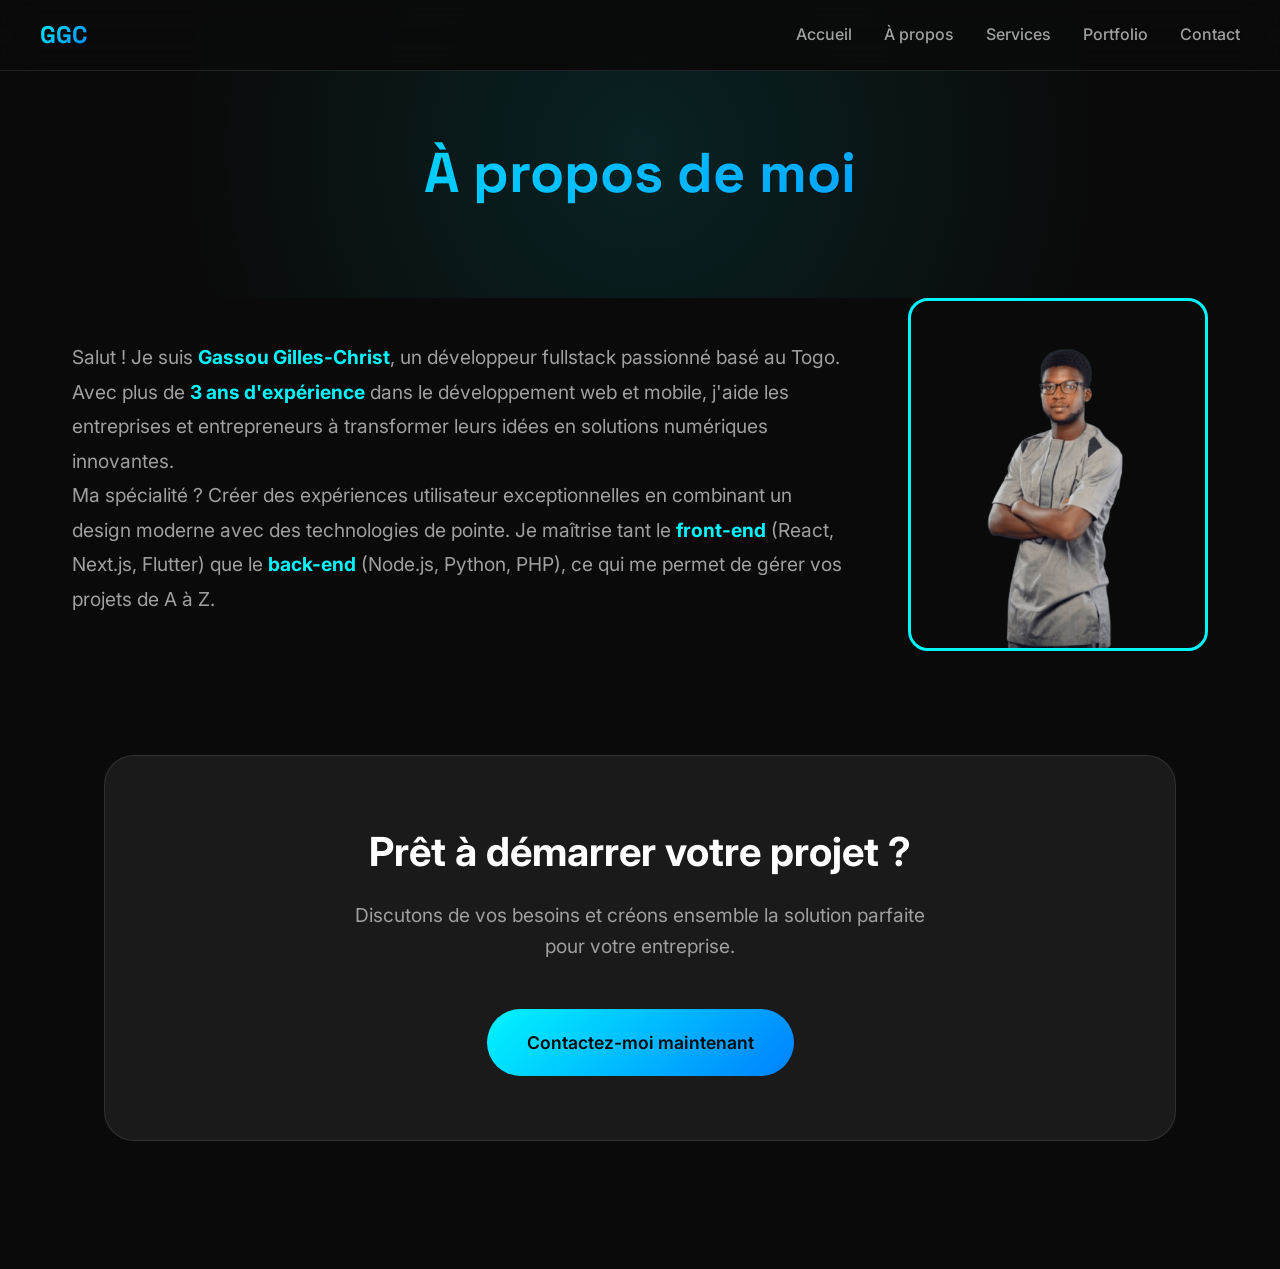
<file: about.html>
<!DOCTYPE html>
<html lang="fr">
<head>
    <meta charset="UTF-8">
    <meta name="viewport" content="width=device-width, initial-scale=1.0">
    <title>À propos - Gassou Gilles-Christ</title>
    <link href="https://fonts.googleapis.com/css2?family=Inter:wght@300;400;500;600;700;800&family=Space+Grotesk:wght@400;500;600;700&display=swap" rel="stylesheet">
    <link rel="stylesheet" href="style_harmonised.css">
    <link rel="stylesheet" href="about.css">
    <link rel="stylesheet" href="services.css">

</head>
<body>
    <!-- Navigation -->
    <nav class="nav">
        <div class="nav-container">
            <a href="index.html" class="logo">GGC</a>
            <ul class="nav-links">
                <li><a href="index.html">Accueil</a></li>
                <li><a href="about.html">À propos</a></li>
                <li><a href="services.html">Services</a></li>
                <li><a href="portfolio.html">Portfolio</a></li>
                <li><a href="contact.html">Contact</a></li>
            </ul>
        </div>
    </nav>

    <!-- Header -->
    <header class="page-header">
        <h1 class="page-title">À propos de moi</h1>
    </header>

    <!-- About Content -->
    <main class="about-content">
        <!-- Intro -->
        <section class="about-intro">
            <div class="intro-text">
                <p>
                    Salut ! Je suis <strong>Gassou Gilles-Christ</strong>, un développeur fullstack passionné 
                    basé au Togo. Avec plus de <strong>3 ans d'expérience</strong> dans le développement web et mobile, 
                    j'aide les entreprises et entrepreneurs à transformer leurs idées en solutions numériques innovantes.
                </p>
                <p>
                    Ma spécialité ? Créer des expériences utilisateur exceptionnelles en combinant un design moderne 
                    avec des technologies de pointe. Je maîtrise tant le <strong>front-end</strong> (React, Next.js, Flutter) 
                    que le <strong>back-end</strong> (Node.js, Python, PHP), ce qui me permet de gérer vos projets 
                    de A à Z.
                </p>
            </div>
            <div>
                <img src="profile-pic.png" alt="Profile" class="profile-image">
            </div>
        </div>
    </section>

    <section class="cta-section">
        <h2 class="cta-title">Prêt à démarrer votre projet ?</h2>
        <p class="cta-description">
          Discutons de vos besoins et créons ensemble la solution parfaite pour
          votre entreprise.
        </p>
        <a
          href="contact.html"
          class="btn"
          style="font-size: 1.1rem; padding: 1.2rem 2.5rem"
        >
          Contactez-moi maintenant
        </a>
      </section>

    <script>
        
        // Menu mobile
const mobileMenuBtn = document.querySelector('.mobile-menu-btn');
const navLinks = document.querySelector('.nav-links');

if (mobileMenuBtn && navLinks) {
    mobileMenuBtn.addEventListener('click', () => {
        mobileMenuBtn.classList.toggle('active');
        navLinks.classList.toggle('active');
    });
}

// Fermer le menu en cliquant sur un lien
document.querySelectorAll('.nav-links a').forEach(link => {
    link.addEventListener('click', () => {
        mobileMenuBtn.classList.remove('active');
        navLinks.classList.remove('active');
    });
});

        const observerOptions = {
            threshold: 0.1,
            rootMargin: '0px 0px -50px 0px'
        };

        const observer = new IntersectionObserver(function(entries) {
            entries.forEach(entry => {
                if (entry.isIntersecting) {
                    entry.target.style.opacity = '1';
                    entry.target.style.transform = 'translateY(0)';
                }
            });
        }, observerOptions);

        document.querySelectorAll('.service-card').forEach(card => {
            observer.observe(card);
        });
    </script>

    <script src="script.js"></script>
</body>

</html>
</file>
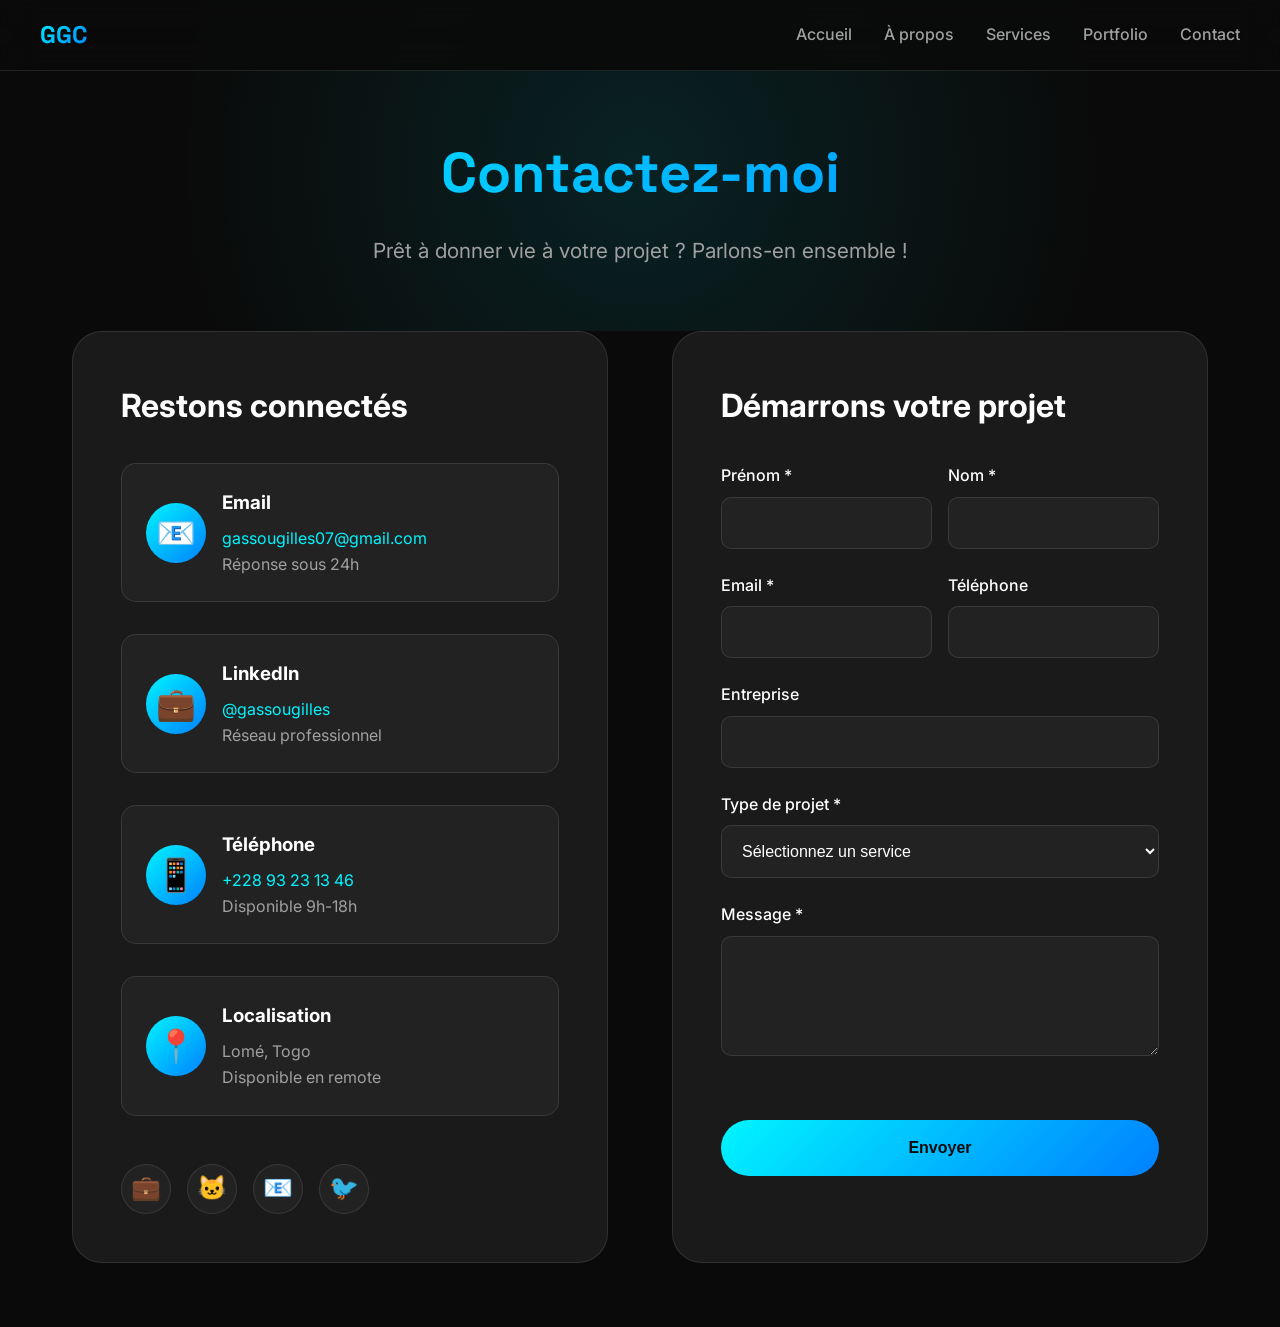
<file: contact.html>
<!DOCTYPE html>
<html lang="fr">
  <head>
    <meta charset="UTF-8" />
    <meta name="viewport" content="width=device-width, initial-scale=1.0" />
    <title>Contact - Gassou Gilles-Christ</title>
    <link
      href="https://fonts.googleapis.com/css2?family=Inter:wght@300;400;500;600;700;800&family=Space+Grotesk:wght@400;500;600;700&display=swap"
      rel="stylesheet"
    />

    <link rel="stylesheet" href="style_harmonised.css" />
    <link rel="stylesheet" href="contact.css" />
  </head>
  <body>
    <!-- Navigation -->
    <nav class="nav">
      <div class="nav-container">
        <a href="index.html" class="logo">GGC</a>
        <ul class="nav-links">
          <li><a href="index.html">Accueil</a></li>
          <li><a href="about.html">À propos</a></li>
          <li><a href="services.html">Services</a></li>
          <li><a href="portfolio.html">Portfolio</a></li>
          <li><a href="contact.html">Contact</a></li>
        </ul>
      </div>
    </nav>

    <!-- Header -->
    <header class="page-header">
      <h1 class="page-title">Contactez-moi</h1>
      <p class="page-subtitle">
        Prêt à donner vie à votre projet ? Parlons-en ensemble !
      </p>
    </header>

    <!-- Contact Content -->
    <main class="contact-content">
      <!-- Contact Info -->
      <div class="contact-info">
        <h2>Restons connectés</h2>
        <div class="contact-methods">
          <div class="contact-method">
            <div class="contact-icon">📧</div>
            <div class="contact-details">
              <h3>Email</h3>
              <p>
                <a href="mailto:gassougilles07@gmail.com"
                  >gassougilles07@gmail.com</a
                >
              </p>
              <p>Réponse sous 24h</p>
            </div>
          </div>

          <div class="contact-method">
            <div class="contact-icon">💼</div>
            <div class="contact-details">
              <h3>LinkedIn</h3>
              <p>
                <a href="https://linkedin.com/in/gassougilles" target="_blank"
                  >@gassougilles</a
                >
              </p>
              <p>Réseau professionnel</p>
            </div>
          </div>

          <div class="contact-method">
            <div class="contact-icon">📱</div>
            <div class="contact-details">
              <h3>Téléphone</h3>
              <p><a href="tel:+22893231346">+228 93 23 13 46</a></p>
              <p>Disponible 9h-18h</p>
            </div>
          </div>

          <div class="contact-method">
            <div class="contact-icon">📍</div>
            <div class="contact-details">
              <h3>Localisation</h3>
              <p>Lomé, Togo</p>
              <p>Disponible en remote</p>
            </div>
          </div>
        </div>

        <div class="social-links">
          <a href="https://linkedin.com/in/gassougilles" class="social-link"
            >💼</a
          >
          <a href="https://github.com/daRevrse" class="social-link">🐱</a>
          <a href="mailto:gassougilles07@gmail.com" class="social-link">📧</a>
          <a href="https://twitter.com" class="social-link">🐦</a>
        </div>
      </div>

      <!-- Contact Form -->
      <div class="contact-form">
        <h2>Démarrons votre projet</h2>
        <div class="success-message" id="successMessage">
          ✅ Message envoyé avec succès ! Je vous répondrai bientôt.
        </div>
        <form id="contactForm">
          <div class="form-row">
            <div class="form-group">
              <label for="firstName">Prénom *</label>
              <input type="text" id="firstName" name="firstName" required />
            </div>
            <div class="form-group">
              <label for="lastName">Nom *</label>
              <input type="text" id="lastName" name="lastName" required />
            </div>
          </div>

          <div class="form-row">
            <div class="form-group">
              <label for="email">Email *</label>
              <input type="email" id="email" name="email" required />
            </div>
            <div class="form-group">
              <label for="phone">Téléphone</label>
              <input type="tel" id="phone" name="phone" />
            </div>
          </div>

          <div class="form-group">
            <label for="company">Entreprise</label>
            <input type="text" id="company" name="company" />
          </div>

          <div class="form-group">
            <label for="service">Type de projet *</label>
            <select id="service" name="service" required>
              <option value="">Sélectionnez un service</option>
              <option value="web">Site Web</option>
              <option value="mobile">Application Mobile</option>
              <option value="ecommerce">E-commerce</option>
            </select>
          </div>

          <div class="form-group">
            <label for="message">Message *</label>
            <textarea id="message" name="message" required></textarea>
          </div>

          <button class="submit-button" type="submit">Envoyer</button>
        </form>
      </div>
    </main>
  </body>
</html>
</file>
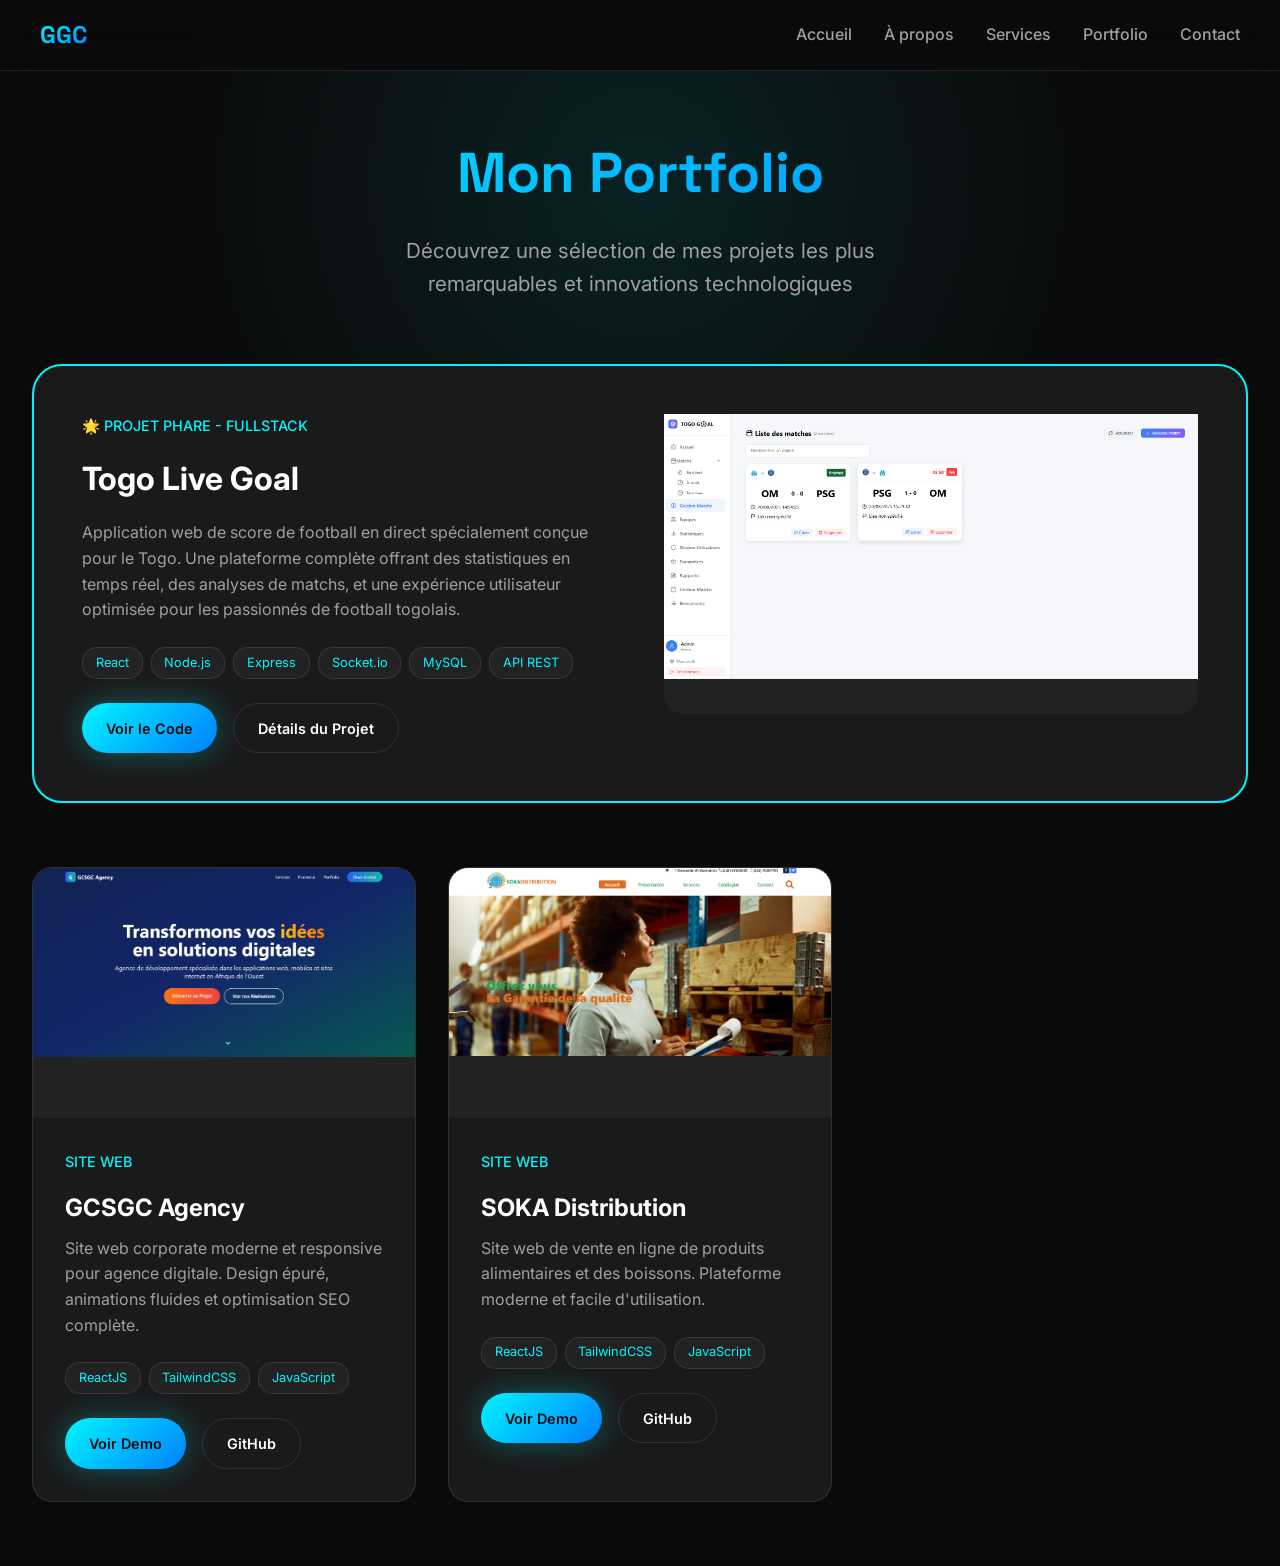
<file: portfolio.html>
<!DOCTYPE html>
<html lang="fr">
  <head>
    <meta charset="UTF-8" />
    <meta name="viewport" content="width=device-width, initial-scale=1.0" />
    <title>Portfolio - Gassou Gilles-Christ</title>
    <link
      href="https://fonts.googleapis.com/css2?family=Inter:wght@300;400;500;600;700;800&family=Space+Grotesk:wght@400;500;600;700&display=swap"
      rel="stylesheet"
    />

    <link rel="stylesheet" href="style_harmonised.css" />
    <link rel="stylesheet" href="portfolio.css" />
  </head>
  <body>
    <!-- Navigation -->
    <nav class="nav">
      <div class="nav-container">
        <a href="index.html" class="logo">GGC</a>
        <ul class="nav-links">
          <li><a href="index.html">Accueil</a></li>
          <li><a href="about.html">À propos</a></li>
          <li><a href="services.html">Services</a></li>
          <li><a href="portfolio.html">Portfolio</a></li>
          <li><a href="contact.html">Contact</a></li>
        </ul>
      </div>
    </nav>

    <!-- Header -->
    <header class="page-header">
      <h1 class="page-title">Mon Portfolio</h1>
      <p class="page-subtitle">
        Découvrez une sélection de mes projets les plus remarquables et
        innovations technologiques
      </p>
    </header>

    <!-- Filter Tabs -->
    <!-- <div class="filter-tabs">
      <button class="filter-tab active" data-filter="all">Tous</button>
      <button class="filter-tab" data-filter="web">Web</button>
      <button class="filter-tab" data-filter="mobile">Mobile</button>
      <button class="filter-tab" data-filter="fullstack">Fullstack</button>
    </div> -->

    <!-- Portfolio Content -->
    <main class="portfolio-content">
      <div class="portfolio-grid">
        <!-- Featured Project -->
        <div class="featured-project" data-category="fullstack">
          <div class="featured-content">
            <div class="project-category">🌟 PROJET PHARE - FULLSTACK</div>
            <h3>Togo Live Goal</h3>
            <p class="project-description">
              Application web de score de football en direct spécialement conçue
              pour le Togo. Une plateforme complète offrant des statistiques en
              temps réel, des analyses de matchs, et une expérience utilisateur
              optimisée pour les passionnés de football togolais.
            </p>
            <div class="project-tech">
              <span class="tech-tag">React</span>
              <span class="tech-tag">Node.js</span>
              <span class="tech-tag">Express</span>
              <span class="tech-tag">Socket.io</span>
              <span class="tech-tag">MySQL</span>
              <span class="tech-tag">API REST</span>
            </div>
            <div class="project-buttons">
              <a
                href="https://github.com/daRevrse/togo-live-goal"
                class="btn btn-primary"
                >Voir le Code</a
              >
              <a href="#" class="btn btn-secondary">Détails du Projet</a>
            </div>
          </div>
          <div class="featured-image">
            <div class="project-placeholder">
              <img src="Capture.PNG" width="100%" alt="Togo Live Goal" />
            </div>
          </div>
        </div>

        <!-- Project 2 -->
        <div class="project-card" data-category="web">
          <div class="project-image">
            <div class="project-placeholder">
              <img src="Capture (2).PNG" width="100%" alt="GCSGC Agency" />
            </div>
            <div class="project-overlay">
              <div class="project-links">
                <a
                  href="https://github.com/daRevrse/site-gcsgc-agency"
                  class="project-link"
                  >GitHub</a
                >
                <a
                  href="https://darevrse.github.io/site-gcsgc-agency/"
                  class="project-link"
                  >Demo</a
                >
              </div>
            </div>
          </div>
          <div class="project-content">
            <div class="project-category">SITE WEB</div>
            <h3 class="project-title">GCSGC Agency</h3>
            <p class="project-description">
              Site web corporate moderne et responsive pour agence digitale.
              Design épuré, animations fluides et optimisation SEO complète.
            </p>
            <div class="project-tech">
              <span class="tech-tag">ReactJS</span>
              <span class="tech-tag">TailwindCSS</span>
              <span class="tech-tag">JavaScript</span>
            </div>
            <div class="project-buttons">
              <a
                href="https://darevrse.github.io/site-gcsgc-agency/"
                class="btn btn-primary"
                >Voir Demo</a
              >
              <a
                href="https://github.com/daRevrse/site-gcsgc-agency"
                class="btn btn-secondary"
                >GitHub</a
              >
            </div>
          </div>
        </div>

        <!-- Project 3 -->
        <!-- <div class="project-card" data-category="web">
          <div class="project-image">
            <div class="project-placeholder">🛒</div>
            <div class="project-overlay">
              <div class="project-links">
                <a href="#" class="project-link">Demo</a>
                <a href="#" class="project-link">GitHub</a>
              </div>
            </div>
          </div>
          <div class="project-content">
            <div class="project-category">E-COMMERCE</div>
            <h3 class="project-title">MarketPlace Togo</h3>
            <p class="project-description">
              Plateforme e-commerce complète dédiée au marché togolais. Système
              de paiement mobile intégré et interface multilingue
              (français/éwé).
            </p>
            <div class="project-tech">
              <span class="tech-tag">Laravel</span>
              <span class="tech-tag">PHP</span>
              <span class="tech-tag">MySQL</span>
              <span class="tech-tag">Stripe</span>
              <span class="tech-tag">Bootstrap</span>
            </div>
            <div class="project-buttons">
              <a href="#" class="btn btn-primary">Voir Demo</a>
              <a href="#" class="btn btn-secondary">GitHub</a>
            </div>
          </div>
        </div> -->

        <!-- Project 4 -->
        <!-- <div class="project-card" data-category="mobile">
          <div class="project-image">
            <div class="project-placeholder">🏥</div>
            <div class="project-overlay">
              <div class="project-links">
                <a href="#" class="project-link">Demo</a>
                <a href="#" class="project-link">GitHub</a>
              </div>
            </div>
          </div>
          <div class="project-content">
            <div class="project-category">MOBILE APP</div>
            <h3 class="project-title">MediCare+</h3>
            <p class="project-description">
              Application mobile de télémédecine permettant la prise de
              rendez-vous, consultation vidéo et suivi médical personnalisé.
            </p>
            <div class="project-tech">
              <span class="tech-tag">React Native</span>
              <span class="tech-tag">Firebase</span>
              <span class="tech-tag">WebRTC</span>
              <span class="tech-tag">Redux</span>
            </div>
            <div class="project-buttons">
              <a href="#" class="btn btn-primary">Voir Demo</a>
              <a href="#" class="btn btn-secondary">GitHub</a>
            </div>
          </div>
        </div> -->

        <!-- Project 5 -->
        <!-- <div class="project-card" data-category="fullstack">
          <div class="project-image">
            <div class="project-placeholder">📊</div>
            <div class="project-overlay">
              <div class="project-links">
                <a href="#" class="project-link">Demo</a>
                <a href="#" class="project-link">GitHub</a>
              </div>
            </div>
          </div>
          <div class="project-content">
            <div class="project-category">DASHBOARD</div>
            <h3 class="project-title">Analytics Pro</h3>
            <p class="project-description">
              Dashboard d'analytics avancé avec visualisations interactives,
              rapports automatisés et intégrations API multiples.
            </p>
            <div class="project-tech">
              <span class="tech-tag">React</span>
              <span class="tech-tag">D3.js</span>
              <span class="tech-tag">Node.js</span>
              <span class="tech-tag">PostgreSQL</span>
              <span class="tech-tag">Docker</span>
            </div>
            <div class="project-buttons">
              <a href="#" class="btn btn-primary">Voir Demo</a>
              <a href="#" class="btn btn-secondary">GitHub</a>
            </div>
          </div>
        </div> -->

        <!-- Project 6 -->
        <!-- <div class="project-card" data-category="web">
          <div class="project-image">
            <div class="project-placeholder">🎓</div>
            <div class="project-overlay">
              <div class="project-links">
                <a href="#" class="project-link">Demo</a>
                <a href="#" class="project-link">GitHub</a>
              </div>
            </div>
          </div>
          <div class="project-content">
            <div class="project-category">PLATEFORME LMS</div>
            <h3 class="project-title">EduTech Togo</h3>
            <p class="project-description">
              Plateforme d'apprentissage en ligne adaptée au système éducatif
              togolais. Cours interactifs, quiz et suivi de progression.
            </p>
            <div class="project-tech">
              <span class="tech-tag">Next.js</span>
              <span class="tech-tag">TypeScript</span>
              <span class="tech-tag">Prisma</span>
              <span class="tech-tag">NextAuth</span>
              <span class="tech-tag">Tailwind</span>
            </div>
            <div class="project-buttons">
              <a href="#" class="btn btn-primary">Voir Demo</a>
              <a href="#" class="btn btn-secondary">GitHub</a>
            </div>
          </div>
        </div> -->

        <!-- Project 7 -->
        <!-- <div class="project-card" data-category="mobile">
          <div class="project-image">
            <div class="project-placeholder">🚗</div>
            <div class="project-overlay">
              <div class="project-links">
                <a href="#" class="project-link">Demo</a>
                <a href="#" class="project-link">GitHub</a>
              </div>
            </div>
          </div>
          <div class="project-content">
            <div class="project-category">MOBILE APP</div>
            <h3 class="project-title">RideShare Lomé</h3>
            <p class="project-description">
              Application de covoiturage spécialement conçue pour Lomé.
              Géolocalisation en temps réel et paiement mobile intégré.
            </p>
            <div class="project-tech">
              <span class="tech-tag">Flutter</span>
              <span class="tech-tag">Google Maps</span>
              <span class="tech-tag">Firebase</span>
              <span class="tech-tag">Stripe</span>
            </div>
            <div class="project-buttons">
              <a href="#" class="btn btn-primary">Voir Demo</a>
              <a href="#" class="btn btn-secondary">GitHub</a>
            </div>
          </div>
        </div> -->

        <!-- Project 8 -->
        <!-- <div class="project-card" data-category="fullstack">
          <div class="project-image">
            <div class="project-placeholder">💼</div>
            <div class="project-overlay">
              <div class="project-links">
                <a href="#" class="project-link">Demo</a>
                <a href="#" class="project-link">GitHub</a>
              </div>
            </div>
          </div>
          <div class="project-content">
            <div class="project-category">SAAS PLATFORM</div>
            <h3 class="project-title">TaskMaster Pro</h3>
            <p class="project-description">
              Plateforme SaaS de gestion de projets avec collaboration temps
              réel, tableaux de bord personnalisables et intégrations tierces.
            </p>
            <div class="project-tech">
              <span class="tech-tag">React</span>
              <span class="tech-tag">Express</span>
              <span class="tech-tag">MongoDB</span>
              <span class="tech-tag">Socket.io</span>
              <span class="tech-tag">JWT</span>
            </div>
            <div class="project-buttons">
              <a href="#" class="btn btn-primary">Voir Demo</a>
              <a href="#" class="btn btn-secondary">GitHub</a>
            </div>
          </div>
        </div>  -->

        <!-- Project 2 -->
        <div class="project-card" data-category="web">
          <div class="project-image">
            <div class="project-placeholder">
              <img src="Capture (3).PNG" width="100%" alt="SOKA Distribution" />
            </div>
            <div class="project-overlay">
              <div class="project-links">
                <a
                  href="https://github.com/daRevrse/sokadistribution"
                  class="project-link"
                  >GitHub</a
                >
                <a
                  href="https://sokadistribution.netlify.app/"
                  class="project-link"
                  >Demo</a
                >
              </div>
            </div>
          </div>
          <div class="project-content">
            <div class="project-category">SITE WEB</div>
            <h3 class="project-title">SOKA Distribution</h3>
            <p class="project-description">
              Site web de vente en ligne de produits alimentaires et des
              boissons. Plateforme moderne et facile d'utilisation.
            </p>
            <div class="project-tech">
              <span class="tech-tag">ReactJS</span>
              <span class="tech-tag">TailwindCSS</span>
              <span class="tech-tag">JavaScript</span>
            </div>
            <div class="project-buttons">
              <a
                href="https://sokadistribution.netlify.app/"
                class="btn btn-primary"
                >Voir Demo</a
              >
              <a
                href="https://github.com/daRevrse/sokadistribution"
                class="btn btn-secondary"
                >GitHub</a
              >
            </div>
          </div>
        </div>
      </div>
    </main>

    <script>
      // Filtrage des projets
      const filterTabs = document.querySelectorAll(".filter-tab");
      const projectCards = document.querySelectorAll(
        ".project-card, .featured-project"
      );

      filterTabs.forEach((tab) => {
        tab.addEventListener("click", () => {
          // Retirer la classe active de tous les tabs
          filterTabs.forEach((t) => t.classList.remove("active"));
          // Ajouter la classe active au tab cliqué
          tab.classList.add("active");

          const filter = tab.getAttribute("data-filter");

          projectCards.forEach((card) => {
            if (filter === "all") {
              card.style.display = "block";
              card.style.animation = "fadeInUp 0.6s ease forwards";
            } else {
              const category = card.getAttribute("data-category");
              if (category === filter) {
                card.style.display = "block";
                card.style.animation = "fadeInUp 0.6s ease forwards";
              } else {
                card.style.display = "none";
              }
            }
          });
        });
      });

      // Animation au scroll
      const observerOptions = {
        threshold: 0.1,
        rootMargin: "0px 0px -50px 0px",
      };

      const observer = new IntersectionObserver(function (entries) {
        entries.forEach((entry) => {
          if (entry.isIntersecting) {
            entry.target.style.animationDelay = Math.random() * 0.5 + "s";
            entry.target.style.animation = "fadeInUp 0.6s ease forwards";
          }
        });
      }, observerOptions);

      // Observer tous les projets
      projectCards.forEach((card) => {
        observer.observe(card);
      });
    </script>
  </body>
</html>
</file>
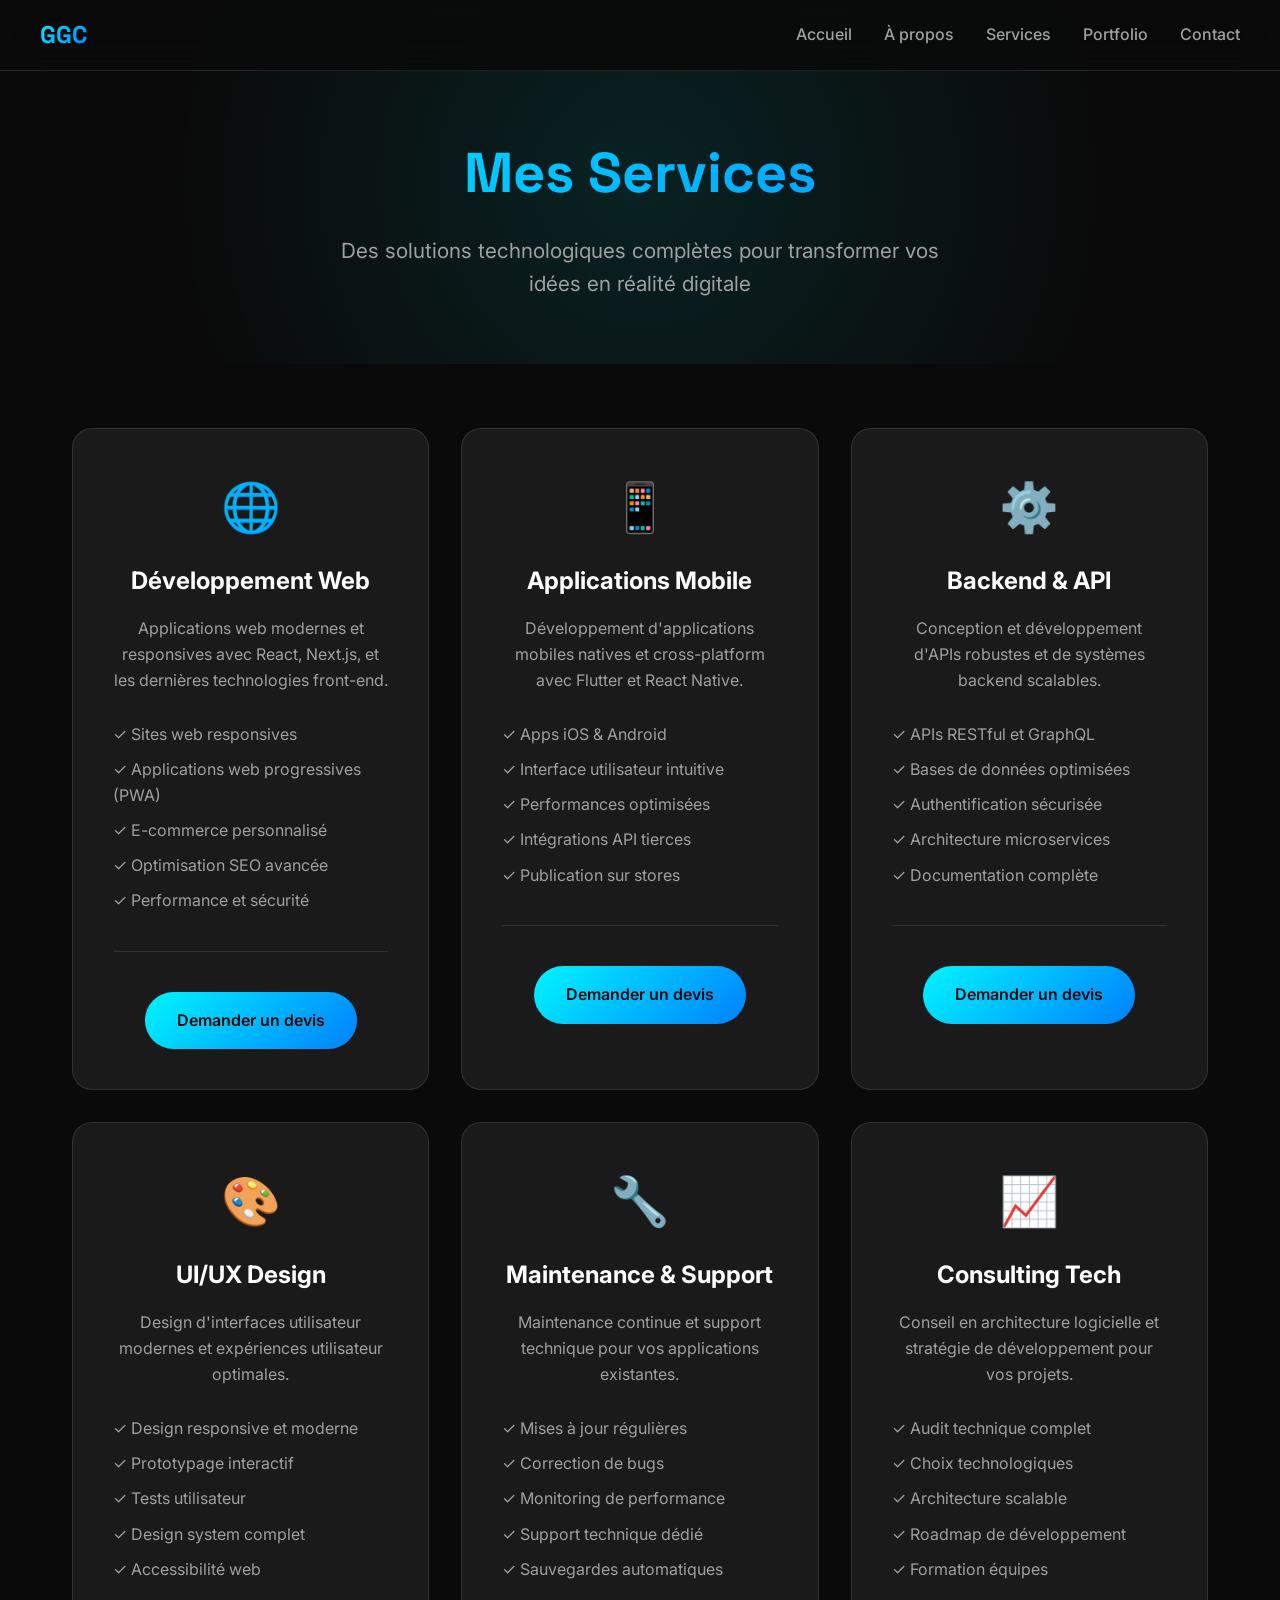
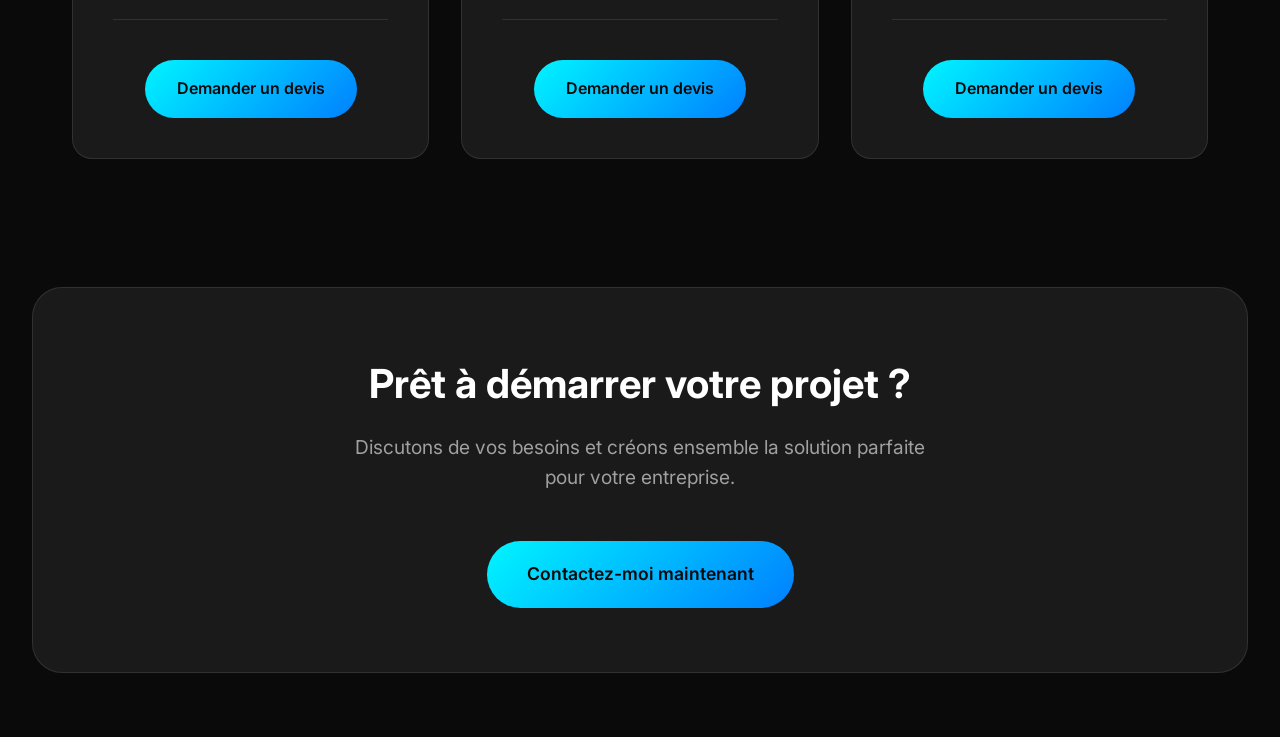
<file: services.html>
<!DOCTYPE html>
<html lang="fr">
  <head>
    <meta charset="UTF-8" />
    <meta name="viewport" content="width=device-width, initial-scale=1.0" />
    <title>Mes Services - Gassou Gilles-Christ</title>
    <link
      href="https://fonts.googleapis.com/css2?family=Inter:wght@300;400;500;600;700;800&family=Space+Grotesk:wght@400;500;600;700&display=swap"
      rel="stylesheet"
    />
    <link rel="stylesheet" href="style_harmonised.css" />
    <link rel="stylesheet" href="services.css" />
  </head>
  <body>
    <!-- Navigation -->
    <nav class="nav">
      <div class="nav-container">
        <a href="index.html" class="logo">GGC</a>
        <ul class="nav-links">
          <li><a href="index.html">Accueil</a></li>
          <li><a href="about.html">À propos</a></li>
          <li><a href="services.html">Services</a></li>
          <li><a href="portfolio.html">Portfolio</a></li>
          <li><a href="contact.html">Contact</a></li>
        </ul>
        <div class="mobile-menu-btn">
          <span></span>
          <span></span>
          <span></span>
        </div>
      </div>
    </nav>

    <!-- Header -->
    <header class="page-header">
      <h1 class="page-title">Mes Services</h1>
      <p class="page-subtitle">
        Des solutions technologiques complètes pour transformer vos idées en
        réalité digitale
      </p>
    </header>

    <!-- Services -->
    <section class="services-section">
      <div class="services-grid">
        <div class="service-card">
          <div class="service-icon">🌐</div>
          <h3>Développement Web</h3>
          <p>
            Applications web modernes et responsives avec React, Next.js, et les
            dernières technologies front-end.
          </p>
          <ul class="service-features">
            <li>✓ Sites web responsives</li>
            <li>✓ Applications web progressives (PWA)</li>
            <li>✓ E-commerce personnalisé</li>
            <li>✓ Optimisation SEO avancée</li>
            <li>✓ Performance et sécurité</li>
          </ul>
          <div class="service-price">
            <!-- <div class="price">À partir de 800€</div>
            <div class="price-note">Selon complexité du projet</div> -->
            <a href="contact.html" class="btn">Demander un devis</a>
          </div>
        </div>

        <div class="service-card">
          <div class="service-icon">📱</div>
          <h3>Applications Mobile</h3>
          <p>
            Développement d'applications mobiles natives et cross-platform avec
            Flutter et React Native.
          </p>
          <ul class="service-features">
            <li>✓ Apps iOS & Android</li>
            <li>✓ Interface utilisateur intuitive</li>
            <li>✓ Performances optimisées</li>
            <li>✓ Intégrations API tierces</li>
            <li>✓ Publication sur stores</li>
          </ul>
          <div class="service-price">
            <!-- <div class="price">À partir de 1500€</div>
            <div class="price-note">Application complète</div> -->
            <a href="contact.html" class="btn">Demander un devis</a>
          </div>
        </div>

        <div class="service-card">
          <div class="service-icon">⚙️</div>
          <h3>Backend & API</h3>
          <p>
            Conception et développement d'APIs robustes et de systèmes backend
            scalables.
          </p>
          <ul class="service-features">
            <li>✓ APIs RESTful et GraphQL</li>
            <li>✓ Bases de données optimisées</li>
            <li>✓ Authentification sécurisée</li>
            <li>✓ Architecture microservices</li>
            <li>✓ Documentation complète</li>
          </ul>
          <div class="service-price">
            <!-- <div class="price">À partir de 600€</div>
            <div class="price-note">API complète avec documentation</div> -->
            <a href="contact.html" class="btn">Demander un devis</a>
          </div>
        </div>

        <div class="service-card">
          <div class="service-icon">🎨</div>
          <h3>UI/UX Design</h3>
          <p>
            Design d'interfaces utilisateur modernes et expériences utilisateur
            optimales.
          </p>
          <ul class="service-features">
            <li>✓ Design responsive et moderne</li>
            <li>✓ Prototypage interactif</li>
            <li>✓ Tests utilisateur</li>
            <li>✓ Design system complet</li>
            <li>✓ Accessibilité web</li>
          </ul>
          <div class="service-price">
            <!-- <div class="price">À partir de 400€</div>
            <div class="price-note">Design complet avec prototypes</div> -->
            <a href="contact.html" class="btn">Demander un devis</a>
          </div>
        </div>

        <div class="service-card">
          <div class="service-icon">🔧</div>
          <h3>Maintenance & Support</h3>
          <p>
            Maintenance continue et support technique pour vos applications
            existantes.
          </p>
          <ul class="service-features">
            <li>✓ Mises à jour régulières</li>
            <li>✓ Correction de bugs</li>
            <li>✓ Monitoring de performance</li>
            <li>✓ Support technique dédié</li>
            <li>✓ Sauvegardes automatiques</li>
          </ul>
          <div class="service-price">
            <!-- <div class="price">150€/mois</div>
            <div class="price-note">Support complet et maintenance</div> -->
            <a href="contact.html" class="btn">Demander un devis</a>
          </div>
        </div>

        <div class="service-card">
          <div class="service-icon">📈</div>
          <h3>Consulting Tech</h3>
          <p>
            Conseil en architecture logicielle et stratégie de développement
            pour vos projets.
          </p>
          <ul class="service-features">
            <li>✓ Audit technique complet</li>
            <li>✓ Choix technologiques</li>
            <li>✓ Architecture scalable</li>
            <li>✓ Roadmap de développement</li>
            <li>✓ Formation équipes</li>
          </ul>
          <div class="service-price">
            <!-- <div class="price">80€/heure</div>
            <div class="price-note">Consultation et expertise</div> -->
            <a href="contact.html" class="btn">Demander un devis</a>
          </div>
        </div>
      </div>
    </section>

    <!-- CTA -->
    <section class="cta-section">
      <h2 class="cta-title">Prêt à démarrer votre projet ?</h2>
      <p class="cta-description">
        Discutons de vos besoins et créons ensemble la solution parfaite pour
        votre entreprise.
      </p>
      <a
        href="contact.html"
        class="btn"
        style="font-size: 1.1rem; padding: 1.2rem 2.5rem"
      >
        Contactez-moi maintenant
      </a>
    </section>

    <script>
      // Animation au scroll
      const observerOptions = {
        threshold: 0.1,
        rootMargin: "0px 0px -50px 0px",
      };

      const observer = new IntersectionObserver(function (entries) {
        entries.forEach((entry) => {
          if (entry.isIntersecting) {
            entry.target.style.opacity = "1";
            entry.target.style.transform = "translateY(0)";
          }
        });
      }, observerOptions);

      document.querySelectorAll(".service-card").forEach((card) => {
        card.style.opacity = "0";
        card.style.transform = "translateY(30px)";
        card.style.transition = "opacity 0.6s ease, transform 0.6s ease";
        observer.observe(card);
      });
    </script>
  </body>
</html>
</file>
<file: style_harmonised.css>
:root {
  --primary-bg: #0a0a0a;
  --secondary-bg: #111111;
  --accent-color: #00f5ff;
  --accent-gradient: linear-gradient(135deg, #00f5ff 0%, #0080ff 100%);
  --text-primary: #ffffff;
  --text-secondary: #a0a0a0;
  --text-muted: #666666;
  --surface: #1a1a1a;
  --surface-elevated: #222222;
  --border-color: rgba(255, 255, 255, 0.1);
  --shadow: 0 20px 40px rgba(0, 0, 0, 0.3);
  --glow: 0 0 30px rgba(0, 245, 255, 0.3);
}

* {
  margin: 0;
  padding: 0;
  box-sizing: border-box;
}

body {
  font-family: "Inter", sans-serif;
  background: var(--primary-bg);
  color: var(--text-primary);
  line-height: 1.6;
}

/* Navigation */
.nav {
  position: fixed;
  top: 0;
  left: 0;
  right: 0;
  z-index: 1000;
  padding: 1rem 2rem;
  background: rgba(10, 10, 10, 0.9);
  backdrop-filter: blur(20px);
  border-bottom: 1px solid var(--border-color);
}

.nav-container {
  display: flex;
  justify-content: space-between;
  align-items: center;
  max-width: 1200px;
  margin: 0 auto;
}

.logo {
  font-family: "Space Grotesk", sans-serif;
  font-size: 1.5rem;
  font-weight: 700;
  background: var(--accent-gradient);
  -webkit-background-clip: text;
  -webkit-text-fill-color: transparent;
  background-clip: text;
  text-decoration: none;
}

.nav-links {
  display: flex;
  gap: 2rem;
  list-style: none;
}

.nav-links a {
  color: var(--text-secondary);
  text-decoration: none;
  font-weight: 500;
  transition: all 0.3s ease;
  position: relative;
}

.nav-links a:hover {
  color: var(--accent-color);
}

.nav-links a::after {
  content: "";
  position: absolute;
  bottom: -5px;
  left: 0;
  width: 0;
  height: 2px;
  background: var(--accent-gradient);
  transition: width 0.3s ease;
}

.nav-links a:hover::after {
  width: 100%;
}

/* Mobile menu */
.mobile-menu-btn {
  display: none;
  flex-direction: column;
  cursor: pointer;
}

.mobile-menu-btn span {
  width: 25px;
  height: 3px;
  background: var(--text-primary);
  margin: 3px 0;
  transition: 0.3s;
}

/* Header de page */
.page-header {
  padding: 8rem 2rem 4rem;
  text-align: center;
  background: radial-gradient(
    circle at 50% 50%,
    rgba(0, 245, 255, 0.1) 0%,
    transparent 70%
  );
}

.page-title {
  font-family: "Space Grotesk", sans-serif;
  font-size: 3.5rem;
  font-weight: 800;
  margin-bottom: 1rem;
  background: var(--accent-gradient);
  -webkit-background-clip: text;
  -webkit-text-fill-color: transparent;
  background-clip: text;
}

.page-subtitle {
  font-size: 1.3rem;
  color: var(--text-secondary);
  max-width: 600px;
  margin: 0 auto;
}

/* Boutons */
.btn {
  padding: 1rem 2rem;
  border: none;
  border-radius: 50px;
  font-weight: 600;
  font-size: 1rem;
  cursor: pointer;
  transition: all 0.3s ease;
  text-decoration: none;
  display: inline-flex;
  align-items: center;
  gap: 0.5rem;
}

.btn-primary {
  background: var(--accent-gradient);
  color: var(--primary-bg);
  box-shadow: var(--glow);
}

.btn-primary:hover {
  transform: translateY(-2px);
  box-shadow: 0 0 40px rgba(0, 245, 255, 0.5);
}

.btn-secondary {
  background: transparent;
  color: var(--text-primary);
  border: 2px solid var(--border-color);
}

.btn-secondary:hover {
  border-color: var(--accent-color);
  color: var(--accent-color);
  transform: translateY(-2px);
}

/* Responsive */
@media (max-width: 768px) {
  .page-title {
    font-size: 2.5rem;
  }

  .nav-links {
    position: fixed;
    top: 70px;
    left: 0;
    right: 0;
    background: var(--primary-bg);
    flex-direction: column;
    padding: 2rem;
    gap: 1.5rem;
    border-top: 1px solid var(--border-color);
    transform: translateY(-100%);
    opacity: 0;
    transition: all 0.3s ease;
  }

  .nav-links.active {
    transform: translateY(0);
    opacity: 1;
  }

  .mobile-menu-btn {
    display: flex;
  }

  .mobile-menu-btn.active span:nth-child(1) {
    transform: rotate(-45deg) translate(-5px, 6px);
  }

  .mobile-menu-btn.active span:nth-child(2) {
    opacity: 0;
  }

  .mobile-menu-btn.active span:nth-child(3) {
    transform: rotate(45deg) translate(-5px, -6px);
  }
}
</file>
<file: about.css>
:root {
  --primary-bg: #0a0a0a;
  --secondary-bg: #111111;
  --accent-color: #00f5ff;
  --accent-gradient: linear-gradient(135deg, #00f5ff 0%, #0080ff 100%);
  --text-primary: #ffffff;
  --text-secondary: #a0a0a0;
  --text-muted: #666666;
  --surface: #1a1a1a;
  --surface-elevated: #222222;
  --border-color: rgba(255, 255, 255, 0.1);
  --shadow: 0 20px 40px rgba(0, 0, 0, 0.3);
  --glow: 0 0 30px rgba(0, 245, 255, 0.3);
}

* {
  margin: 0;
  padding: 0;
  box-sizing: border-box;
}

body {
  font-family: "Inter", sans-serif;
  background: var(--primary-bg);
  color: var(--text-primary);
  line-height: 1.6;
}

/* Navigation */
.nav {
  position: fixed;
  top: 0;
  left: 0;
  right: 0;
  z-index: 1000;
  padding: 1rem 2rem;
  background: rgba(10, 10, 10, 0.9);
  backdrop-filter: blur(20px);
  border-bottom: 1px solid var(--border-color);
}

.nav-container {
  display: flex;
  justify-content: space-between;
  align-items: center;
  max-width: 1200px;
  margin: 0 auto;
}

.logo {
  font-family: "Space Grotesk", sans-serif;
  font-size: 1.5rem;
  font-weight: 700;
  background: var(--accent-gradient);
  -webkit-background-clip: text;
  -webkit-text-fill-color: transparent;
  background-clip: text;
  text-decoration: none;
}

.nav-links {
  display: flex;
  gap: 2rem;
  list-style: none;
}

.nav-links a {
  color: var(--text-secondary);
  text-decoration: none;
  font-weight: 500;
  transition: color 0.3s ease;
}

.nav-links a:hover {
  color: var(--accent-color);
}

/* Header */
.page-header {
  padding: 8rem 2rem 4rem;
  text-align: center;
  background: radial-gradient(
    circle at 50% 50%,
    rgba(0, 245, 255, 0.1) 0%,
    transparent 70%
  );
}

.page-title {
  font-family: "Space Grotesk", sans-serif;
  font-size: 3.5rem;
  font-weight: 800;
  margin-bottom: 1rem;
  background: var(--accent-gradient);
  -webkit-background-clip: text;
  -webkit-text-fill-color: transparent;
  background-clip: text;
}

/* About Content */
.about-content {
  max-width: 1200px;
  margin: 0 auto;
  padding: 0 2rem 4rem;
}

.about-intro {
  display: grid;
  grid-template-columns: 1fr 300px;
  gap: 4rem;
  align-items: center;
  margin-bottom: 6rem;
}

.intro-text {
  font-size: 1.2rem;
  color: var(--text-secondary);
  line-height: 1.8;
}

.intro-text strong {
  color: var(--accent-color);
}

.profile-image {
  width: 100%;
  border-radius: 20px;
  border: 3px solid var(--accent-color);
}

/* Stats */
.stats-grid {
  display: grid;
  grid-template-columns: repeat(auto-fit, minmax(200px, 1fr));
  gap: 2rem;
  margin-bottom: 6rem;
}

.stat-card {
  background: var(--surface);
  padding: 2rem;
  border-radius: 20px;
  text-align: center;
  border: 1px solid var(--border-color);
}

.stat-number {
  font-size: 3rem;
  font-weight: 800;
  color: var(--accent-color);
  margin-bottom: 0.5rem;
}

.stat-label {
  color: var(--text-secondary);
  font-weight: 500;
}

/* Timeline */
.timeline {
  position: relative;
  max-width: 800px;
  margin: 0 auto 6rem;
}

.timeline::before {
  content: "";
  position: absolute;
  left: 50%;
  top: 0;
  bottom: 0;
  width: 2px;
  background: var(--accent-gradient);
  transform: translateX(-50%);
}

.timeline-item {
  position: relative;
  margin: 2rem 0;
}

.timeline-item:nth-child(odd) .timeline-content {
  left: -50%;
  text-align: right;
  padding-right: 2rem;
}

.timeline-item:nth-child(even) .timeline-content {
  left: 50%;
  text-align: left;
  padding-left: 2rem;
}

.timeline-marker {
  position: absolute;
  left: 50%;
  top: 0;
  width: 20px;
  height: 20px;
  background: var(--accent-color);
  border-radius: 50%;
  transform: translateX(-50%);
  box-shadow: var(--glow);
}

.timeline-content {
  position: relative;
  background: var(--surface);
  padding: 2rem;
  border-radius: 15px;
  border: 1px solid var(--border-color);
  width: 45%;
}

.timeline-date {
  color: var(--accent-color);
  font-weight: 600;
  font-size: 0.9rem;
  margin-bottom: 0.5rem;
}

.timeline-content h3 {
  color: var(--text-primary);
  margin-bottom: 1rem;
  font-size: 1.3rem;
}

.timeline-content p {
  color: var(--text-secondary);
  line-height: 1.6;
}

/* Skills Section */
.skills-section {
  background: var(--surface);
  padding: 4rem;
  border-radius: 30px;
  margin: 4rem 0;
}

.section-title {
  font-family: "Space Grotesk", sans-serif;
  font-size: 2.5rem;
  text-align: center;
  margin-bottom: 3rem;
  color: var(--text-primary);
}

.skills-grid {
  display: grid;
  grid-template-columns: repeat(auto-fit, minmax(300px, 1fr));
  gap: 3rem;
}

.skill-category {
  text-align: center;
}

.skill-category h3 {
  color: var(--accent-color);
  font-size: 1.5rem;
  margin-bottom: 2rem;
}

.skills-list {
  display: grid;
  grid-template-columns: repeat(auto-fit, minmax(120px, 1fr));
  gap: 1rem;
}

.skill-item {
  background: var(--surface-elevated);
  padding: 1rem;
  border-radius: 10px;
  border: 1px solid var(--border-color);
  transition: all 0.3s ease;
}

.skill-item:hover {
  border-color: var(--accent-color);
  transform: translateY(-2px);
}

.skill-name {
  font-weight: 600;
  color: var(--text-primary);
  margin-bottom: 0.3rem;
}

.skill-level {
  font-size: 0.9rem;
  color: var(--accent-color);
}

/* Values */
.values-section {
  margin: 6rem 0;
}

.values-grid {
  display: grid;
  grid-template-columns: repeat(auto-fit, minmax(250px, 1fr));
  gap: 2rem;
}

.value-card {
  background: var(--surface);
  padding: 2rem;
  border-radius: 20px;
  border: 1px solid var(--border-color);
  text-align: center;
}

.value-icon {
  font-size: 3rem;
  margin-bottom: 1rem;
}

.value-card h3 {
  color: var(--text-primary);
  margin-bottom: 1rem;
}

.value-card p {
  color: var(--text-secondary);
  line-height: 1.6;
}

@media (max-width: 768px) {
  .page-title {
    font-size: 2.5rem;
  }

  .about-intro {
    grid-template-columns: 1fr;
    text-align: center;
  }

  .timeline::before {
    left: 20px;
  }

  .timeline-item:nth-child(odd) .timeline-content,
  .timeline-item:nth-child(even) .timeline-content {
    left: 0;
    text-align: left;
    padding-left: 3rem;
    width: calc(100% - 3rem);
  }

  .timeline-marker {
    left: 20px;
  }

  .nav-links {
    display: none;
  }
}
</file>
<file: services.css>
:root {
  --primary-bg: #0a0a0a;
  --secondary-bg: #111111;
  --accent-color: #00f5ff;
  --accent-gradient: linear-gradient(135deg, #00f5ff 0%, #0080ff 100%);
  --text-primary: #ffffff;
  --text-secondary: #a0a0a0;
  --text-muted: #666666;
  --surface: #1a1a1a;
  --surface-elevated: #222222;
  --border-color: rgba(255, 255, 255, 0.1);
  --shadow: 0 20px 40px rgba(0, 0, 0, 0.3);
  --glow: 0 0 30px rgba(0, 245, 255, 0.3);
}

* {
  margin: 0;
  padding: 0;
  box-sizing: border-box;
}

body {
  font-family: "Inter", sans-serif;
  background: var(--primary-bg);
  color: var(--text-primary);
  overflow-x: hidden;
  line-height: 1.6;
}

/* Navigation */
.nav {
  position: fixed;
  top: 0;
  left: 0;
  right: 0;
  z-index: 1000;
  padding: 1rem 2rem;
  background: rgba(10, 10, 10, 0.9);
  backdrop-filter: blur(20px);
  border-bottom: 1px solid var(--border-color);
}

.nav-container {
  display: flex;
  justify-content: space-between;
  align-items: center;
  max-width: 1200px;
  margin: 0 auto;
}

.logo {
  font-family: "Space Grotesk", sans-serif;
  font-size: 1.5rem;
  font-weight: 700;
  background: var(--accent-gradient);
  -webkit-background-clip: text;
  -webkit-text-fill-color: transparent;
  background-clip: text;
  text-decoration: none;
}

.nav-links {
  display: flex;
  gap: 2rem;
  list-style: none;
}

.nav-links a {
  color: var(--text-secondary);
  text-decoration: none;
  font-weight: 500;
  transition: all 0.3s ease;
}

.nav-links a:hover {
  color: var(--accent-color);
}

/* Header de page */
.page-header {
  padding: 8rem 2rem 4rem;
  text-align: center;
  background: radial-gradient(
    circle at 50% 50%,
    rgba(0, 245, 255, 0.1) 0%,
    transparent 70%
  );
}

.page-title {
  font-family: "Space Grotesk", sans-serif;
  font-size: 3.5rem;
  font-weight: 800;
  margin-bottom: 1rem;
  background: var(--accent-gradient);
  -webkit-background-clip: text;
  -webkit-text-fill-color: transparent;
  background-clip: text;
}

.page-subtitle {
  font-size: 1.3rem;
  color: var(--text-secondary);
  max-width: 600px;
  margin: 0 auto;
}

/* Services */
.services-section {
  padding: 4rem 2rem;
  max-width: 1200px;
  margin: 0 auto;
}

.services-grid {
  display: grid;
  grid-template-columns: repeat(auto-fit, minmax(350px, 1fr));
  gap: 2rem;
}

.service-card {
  background: var(--surface);
  padding: 2.5rem;
  border-radius: 20px;
  border: 1px solid var(--border-color);
  transition: all 0.3s ease;
  text-align: center;
}

.service-card:hover {
  transform: translateY(-5px);
  box-shadow: var(--shadow);
  border-color: var(--accent-color);
}

.service-icon {
  font-size: 3rem;
  margin-bottom: 1rem;
}

.service-card h3 {
  font-size: 1.5rem;
  margin-bottom: 1rem;
  color: var(--text-primary);
}

.service-card p {
  color: var(--text-secondary);
  margin-bottom: 1.5rem;
  line-height: 1.6;
}

.service-features {
  list-style: none;
  text-align: left;
}

.service-features li {
  padding: 0.3rem 0;
  color: var(--text-secondary);
}

.service-price {
  margin-top: 2rem;
  padding-top: 1.5rem;
  border-top: 1px solid var(--border-color);
}

.price {
  font-size: 2rem;
  font-weight: 700;
  color: var(--accent-color);
  margin-bottom: 0.5rem;
}

.price-note {
  font-size: 0.9rem;
  color: var(--text-muted);
}

.btn {
  background: var(--accent-gradient);
  color: var(--primary-bg);
  padding: 1rem 2rem;
  border: none;
  border-radius: 50px;
  font-weight: 600;
  text-decoration: none;
  display: inline-block;
  margin-top: 1rem;
  transition: all 0.3s ease;
}

.btn:hover {
  transform: translateY(-2px);
  box-shadow: var(--glow);
}

/* CTA Section */
.cta-section {
  background: var(--surface);
  margin: 4rem 2rem;
  padding: 4rem;
  border-radius: 30px;
  text-align: center;
  border: 1px solid var(--border-color);
}

.cta-title {
  font-size: 2.5rem;
  margin-bottom: 1rem;
  color: var(--text-primary);
}

.cta-description {
  font-size: 1.2rem;
  color: var(--text-secondary);
  margin-bottom: 2rem;
  max-width: 600px;
  margin-left: auto;
  margin-right: auto;
}

@media (max-width: 768px) {
  .page-title {
    font-size: 2.5rem;
  }

  .services-grid {
    grid-template-columns: 1fr;
  }

  .nav-links {
    display: none;
  }
}
</file>
<file: contact.css>
:root {
  --primary-bg: #0a0a0a;
  --secondary-bg: #111111;
  --accent-color: #00f5ff;
  --accent-gradient: linear-gradient(135deg, #00f5ff 0%, #0080ff 100%);
  --text-primary: #ffffff;
  --text-secondary: #a0a0a0;
  --text-muted: #666666;
  --surface: #1a1a1a;
  --surface-elevated: #222222;
  --border-color: rgba(255, 255, 255, 0.1);
  --shadow: 0 20px 40px rgba(0, 0, 0, 0.3);
  --glow: 0 0 30px rgba(0, 245, 255, 0.3);
}

* {
  margin: 0;
  padding: 0;
  box-sizing: border-box;
}

body {
  font-family: "Inter", sans-serif;
  background: var(--primary-bg);
  color: var(--text-primary);
  line-height: 1.6;
}

/* Navigation */
.nav {
  position: fixed;
  top: 0;
  left: 0;
  right: 0;
  z-index: 1000;
  padding: 1rem 2rem;
  background: rgba(10, 10, 10, 0.9);
  backdrop-filter: blur(20px);
  border-bottom: 1px solid var(--border-color);
}

.nav-container {
  display: flex;
  justify-content: space-between;
  align-items: center;
  max-width: 1200px;
  margin: 0 auto;
}

.logo {
  font-family: "Space Grotesk", sans-serif;
  font-size: 1.5rem;
  font-weight: 700;
  background: var(--accent-gradient);
  -webkit-background-clip: text;
  -webkit-text-fill-color: transparent;
  background-clip: text;
  text-decoration: none;
}

.nav-links {
  display: flex;
  gap: 2rem;
  list-style: none;
}

.nav-links a {
  color: var(--text-secondary);
  text-decoration: none;
  font-weight: 500;
  transition: color 0.3s ease;
}

.nav-links a:hover {
  color: var(--accent-color);
}

/* Header */
.page-header {
  padding: 8rem 2rem 4rem;
  text-align: center;
  background: radial-gradient(
    circle at 50% 50%,
    rgba(0, 245, 255, 0.1) 0%,
    transparent 70%
  );
}

.page-title {
  font-family: "Space Grotesk", sans-serif;
  font-size: 3.5rem;
  font-weight: 800;
  margin-bottom: 1rem;
  background: var(--accent-gradient);
  -webkit-background-clip: text;
  -webkit-text-fill-color: transparent;
  background-clip: text;
}

.page-subtitle {
  font-size: 1.3rem;
  color: var(--text-secondary);
  max-width: 600px;
  margin: 0 auto;
}

/* Contact Content */
.contact-content {
  max-width: 1200px;
  margin: 0 auto;
  padding: 0 2rem 4rem;
  display: grid;
  grid-template-columns: 1fr 1fr;
  gap: 4rem;
}

/* Contact Info */
.contact-info {
  background: var(--surface);
  padding: 3rem;
  border-radius: 30px;
  border: 1px solid var(--border-color);
}

.contact-info h2 {
  font-size: 2rem;
  margin-bottom: 2rem;
  color: var(--text-primary);
}

.contact-methods {
  display: flex;
  flex-direction: column;
  gap: 2rem;
  margin-bottom: 3rem;
}

.contact-method {
  display: flex;
  align-items: center;
  gap: 1rem;
  padding: 1.5rem;
  background: var(--surface-elevated);
  border-radius: 15px;
  border: 1px solid var(--border-color);
  transition: all 0.3s ease;
}

.contact-method:hover {
  border-color: var(--accent-color);
  transform: translateY(-2px);
}

.contact-icon {
  font-size: 2rem;
  width: 60px;
  height: 60px;
  display: flex;
  align-items: center;
  justify-content: center;
  background: var(--accent-gradient);
  border-radius: 50%;
  color: var(--primary-bg);
}

.contact-details h3 {
  color: var(--text-primary);
  margin-bottom: 0.5rem;
}

.contact-details p {
  color: var(--text-secondary);
}

.contact-details a {
  color: var(--accent-color);
  text-decoration: none;
}

.contact-details a:hover {
  text-decoration: underline;
}

.social-links {
  display: flex;
  gap: 1rem;
  margin-top: 2rem;
}

.social-link {
  display: flex;
  align-items: center;
  justify-content: center;
  width: 50px;
  height: 50px;
  background: var(--surface-elevated);
  border: 1px solid var(--border-color);
  border-radius: 50%;
  font-size: 1.5rem;
  text-decoration: none;
  color: var(--text-secondary);
  transition: all 0.3s ease;
}

.social-link:hover {
  background: var(--accent-color);
  color: var(--primary-bg);
  transform: translateY(-2px);
}

/* Contact Form */
.contact-form {
  background: var(--surface);
  padding: 3rem;
  border-radius: 30px;
  border: 1px solid var(--border-color);
}

.contact-form h2 {
  font-size: 2rem;
  margin-bottom: 2rem;
  color: var(--text-primary);
}

.form-group {
  margin-bottom: 1.5rem;
}

.form-group label {
  display: block;
  margin-bottom: 0.5rem;
  color: var(--text-primary);
  font-weight: 500;
}

.form-group input,
.form-group textarea,
.form-group select {
  width: 100%;
  padding: 1rem;
  background: var(--surface-elevated);
  border: 1px solid var(--border-color);
  border-radius: 10px;
  color: var(--text-primary);
  font-size: 1rem;
  transition: border-color 0.3s ease;
}

.form-group input:focus,
.form-group textarea:focus,
.form-group select:focus {
  outline: none;
  border-color: var(--accent-color);
  box-shadow: 0 0 0 3px rgba(0, 245, 255, 0.1);
}

.form-group textarea {
  resize: vertical;
  min-height: 120px;
}

.form-row {
  display: grid;
  grid-template-columns: 1fr 1fr;
  gap: 1rem;
}

.submit-button {
  margin-top: 2rem;
  background: var(--accent-gradient);
  color: var(--primary-bg);
  padding: 1.2rem 2rem;
  border: none;
  border-radius: 50px;
  font-weight: 600;
  font-size: 1rem;
  cursor: pointer;
  transition: all 0.3s ease;
  width: 100%;
}

.btn {
  background: var(--accent-gradient);
  color: var(--primary-bg);
  padding: 1.2rem 2rem;
  border: none;
  border-radius: 50px;
  font-weight: 600;
  font-size: 1rem;
  cursor: pointer;
  transition: all 0.3s ease;
  width: 100%;
}

.btn:hover {
  transform: translateY(-2px);
  box-shadow: var(--glow);
}

/* Success Message */
.success-message {
  background: #10b981;
  color: white;
  padding: 1rem;
  border-radius: 10px;
  margin-bottom: 1rem;
  display: none;
}

/* FAQ Section */
.faq-section {
  max-width: 800px;
  margin: 4rem auto;
  padding: 0 2rem;
}

.faq-title {
  font-size: 2.5rem;
  text-align: center;
  margin-bottom: 3rem;
  color: var(--text-primary);
}

.faq-item {
  background: var(--surface);
  margin-bottom: 1rem;
  border-radius: 15px;
  border: 1px solid var(--border-color);
  overflow: hidden;
}

.faq-question {
  padding: 1.5rem;
  cursor: pointer;
  display: flex;
  justify-content: space-between;
  align-items: center;
  transition: background 0.3s ease;
}

.faq-question:hover {
  background: var(--surface-elevated);
}

.faq-question h3 {
  color: var(--text-primary);
  margin: 0;
}

.faq-toggle {
  font-size: 1.5rem;
  color: var(--accent-color);
  transition: transform 0.3s ease;
}

.faq-answer {
  padding: 0 1.5rem;
  max-height: 0;
  overflow: hidden;
  transition: all 0.3s ease;
}

.faq-answer.active {
  padding: 1.5rem;
  max-height: 200px;
}

.faq-answer p {
  color: var(--text-secondary);
  line-height: 1.6;
}

@media (max-width: 768px) {
  .page-title {
    font-size: 2.5rem;
  }

  .contact-content {
    grid-template-columns: 1fr;
    gap: 2rem;
  }

  .form-row {
    grid-template-columns: 1fr;
  }

  .nav-links {
    display: none;
  }
}
</file>
<file: portfolio.css>
:root {
  --primary-bg: #0a0a0a;
  --secondary-bg: #111111;
  --accent-color: #00f5ff;
  --accent-gradient: linear-gradient(135deg, #00f5ff 0%, #0080ff 100%);
  --text-primary: #ffffff;
  --text-secondary: #a0a0a0;
  --text-muted: #666666;
  --surface: #1a1a1a;
  --surface-elevated: #222222;
  --border-color: rgba(255, 255, 255, 0.1);
  --shadow: 0 20px 40px rgba(0, 0, 0, 0.3);
  --glow: 0 0 30px rgba(0, 245, 255, 0.3);
}

* {
  margin: 0;
  padding: 0;
  box-sizing: border-box;
}

body {
  font-family: "Inter", sans-serif;
  background: var(--primary-bg);
  color: var(--text-primary);
  line-height: 1.6;
}

/* Navigation */
.nav {
  position: fixed;
  top: 0;
  left: 0;
  right: 0;
  z-index: 1000;
  padding: 1rem 2rem;
  background: rgba(10, 10, 10, 0.9);
  backdrop-filter: blur(20px);
  border-bottom: 1px solid var(--border-color);
}

.nav-container {
  display: flex;
  justify-content: space-between;
  align-items: center;
  max-width: 1200px;
  margin: 0 auto;
}

.logo {
  font-family: "Space Grotesk", sans-serif;
  font-size: 1.5rem;
  font-weight: 700;
  background: var(--accent-gradient);
  -webkit-background-clip: text;
  -webkit-text-fill-color: transparent;
  background-clip: text;
  text-decoration: none;
}

.nav-links {
  display: flex;
  gap: 2rem;
  list-style: none;
}

.nav-links a {
  color: var(--text-secondary);
  text-decoration: none;
  font-weight: 500;
  transition: color 0.3s ease;
}

.nav-links a:hover {
  color: var(--accent-color);
}

/* Header */
.page-header {
  padding: 8rem 2rem 4rem;
  text-align: center;
  background: radial-gradient(
    circle at 50% 50%,
    rgba(0, 245, 255, 0.1) 0%,
    transparent 70%
  );
}

.page-title {
  font-family: "Space Grotesk", sans-serif;
  font-size: 3.5rem;
  font-weight: 800;
  margin-bottom: 1rem;
  background: var(--accent-gradient);
  -webkit-background-clip: text;
  -webkit-text-fill-color: transparent;
  background-clip: text;
}

.page-subtitle {
  font-size: 1.3rem;
  color: var(--text-secondary);
  max-width: 600px;
  margin: 0 auto;
}

/* Filter Tabs */
.filter-tabs {
  display: flex;
  justify-content: center;
  gap: 1rem;
  margin: 2rem 0 4rem;
  padding: 0 2rem;
}

.filter-tab {
  background: var(--surface);
  border: 1px solid var(--border-color);
  color: var(--text-secondary);
  padding: 0.8rem 1.5rem;
  border-radius: 25px;
  cursor: pointer;
  transition: all 0.3s ease;
  font-weight: 500;
}

.filter-tab.active,
.filter-tab:hover {
  background: var(--accent-gradient);
  color: var(--primary-bg);
  border-color: transparent;
}

/* Portfolio Grid */
.portfolio-content {
  max-width: 1400px;
  margin: 0 auto;
  padding: 0 2rem 4rem;
}

.portfolio-grid {
  display: grid;
  grid-template-columns: repeat(auto-fit, minmax(350px, 1fr));
  gap: 2rem;
}

.project-card {
  background: var(--surface);
  border-radius: 20px;
  overflow: hidden;
  border: 1px solid var(--border-color);
  transition: all 0.3s ease;
  opacity: 0;
  transform: translateY(30px);
  animation: fadeInUp 0.6s ease forwards;
}

.project-card:hover {
  transform: translateY(-10px);
  box-shadow: var(--shadow);
  border-color: var(--accent-color);
}

@keyframes fadeInUp {
  to {
    opacity: 1;
    transform: translateY(0);
  }
}

.project-image {
  height: 250px;
  background: var(--surface-elevated);
  position: relative;
  overflow: hidden;
}

.project-image img {
  width: 100%;
  height: 100%;
  object-fit: cover;
}

.project-placeholder {
  display: flex;
  align-items: center;
  justify-content: center;
  font-size: 4rem;
  color: var(--text-muted);
}

.project-overlay {
  position: absolute;
  top: 0;
  left: 0;
  right: 0;
  bottom: 0;
  background: rgba(0, 0, 0, 0.8);
  display: flex;
  align-items: center;
  justify-content: center;
  opacity: 0;
  transition: opacity 0.3s ease;
}

.project-card:hover .project-overlay {
  opacity: 1;
}

.project-links {
  display: flex;
  gap: 1rem;
}

.project-link {
  background: var(--accent-gradient);
  color: var(--primary-bg);
  padding: 0.8rem 1.5rem;
  border-radius: 25px;
  text-decoration: none;
  font-weight: 600;
  transition: transform 0.3s ease;
}

.project-link:hover {
  transform: scale(1.05);
}

.project-content {
  padding: 2rem;
}

.project-title {
  font-size: 1.5rem;
  font-weight: 700;
  color: var(--text-primary);
  margin-bottom: 0.5rem;
}

.project-category {
  color: var(--accent-color);
  font-size: 0.9rem;
  font-weight: 500;
  margin-bottom: 1rem;
}

.project-description {
  color: var(--text-secondary);
  line-height: 1.6;
  margin-bottom: 1.5rem;
}

.project-tech {
  display: flex;
  flex-wrap: wrap;
  gap: 0.5rem;
  margin-bottom: 1.5rem;
}

.tech-tag {
  background: var(--surface-elevated);
  color: var(--accent-color);
  padding: 0.3rem 0.8rem;
  border-radius: 15px;
  font-size: 0.8rem;
  border: 1px solid var(--border-color);
}

.project-buttons {
  display: flex;
  gap: 1rem;
}

.btn {
  padding: 0.8rem 1.5rem;
  border-radius: 25px;
  text-decoration: none;
  font-weight: 600;
  font-size: 0.9rem;
  transition: all 0.3s ease;
}

.btn-primary {
  background: var(--accent-gradient);
  color: var(--primary-bg);
}

.btn-secondary {
  background: transparent;
  color: var(--text-primary);
  border: 1px solid var(--border-color);
}

.btn:hover {
  transform: translateY(-2px);
}

.btn-primary:hover {
  box-shadow: var(--glow);
}

.btn-secondary:hover {
  border-color: var(--accent-color);
  color: var(--accent-color);
}

/* Featured Project */
.featured-project {
  grid-column: 1 / -1;
  display: grid;
  grid-template-columns: 1fr 1fr;
  gap: 3rem;
  background: var(--surface);
  border-radius: 30px;
  padding: 3rem;
  border: 2px solid var(--accent-color);
  margin-bottom: 2rem;
}

.featured-content h3 {
  font-size: 2rem;
  margin-bottom: 1rem;
  color: var(--text-primary);
}

.featured-image {
  height: 300px;
  border-radius: 20px;
  background: var(--surface-elevated);
}

@media (max-width: 768px) {
  .page-title {
    font-size: 2.5rem;
  }

  .portfolio-grid {
    grid-template-columns: 1fr;
  }

  .featured-project {
    grid-template-columns: 1fr;
  }

  .filter-tabs {
    flex-wrap: wrap;
  }

  .nav-links {
    display: none;
  }
}
</file>
